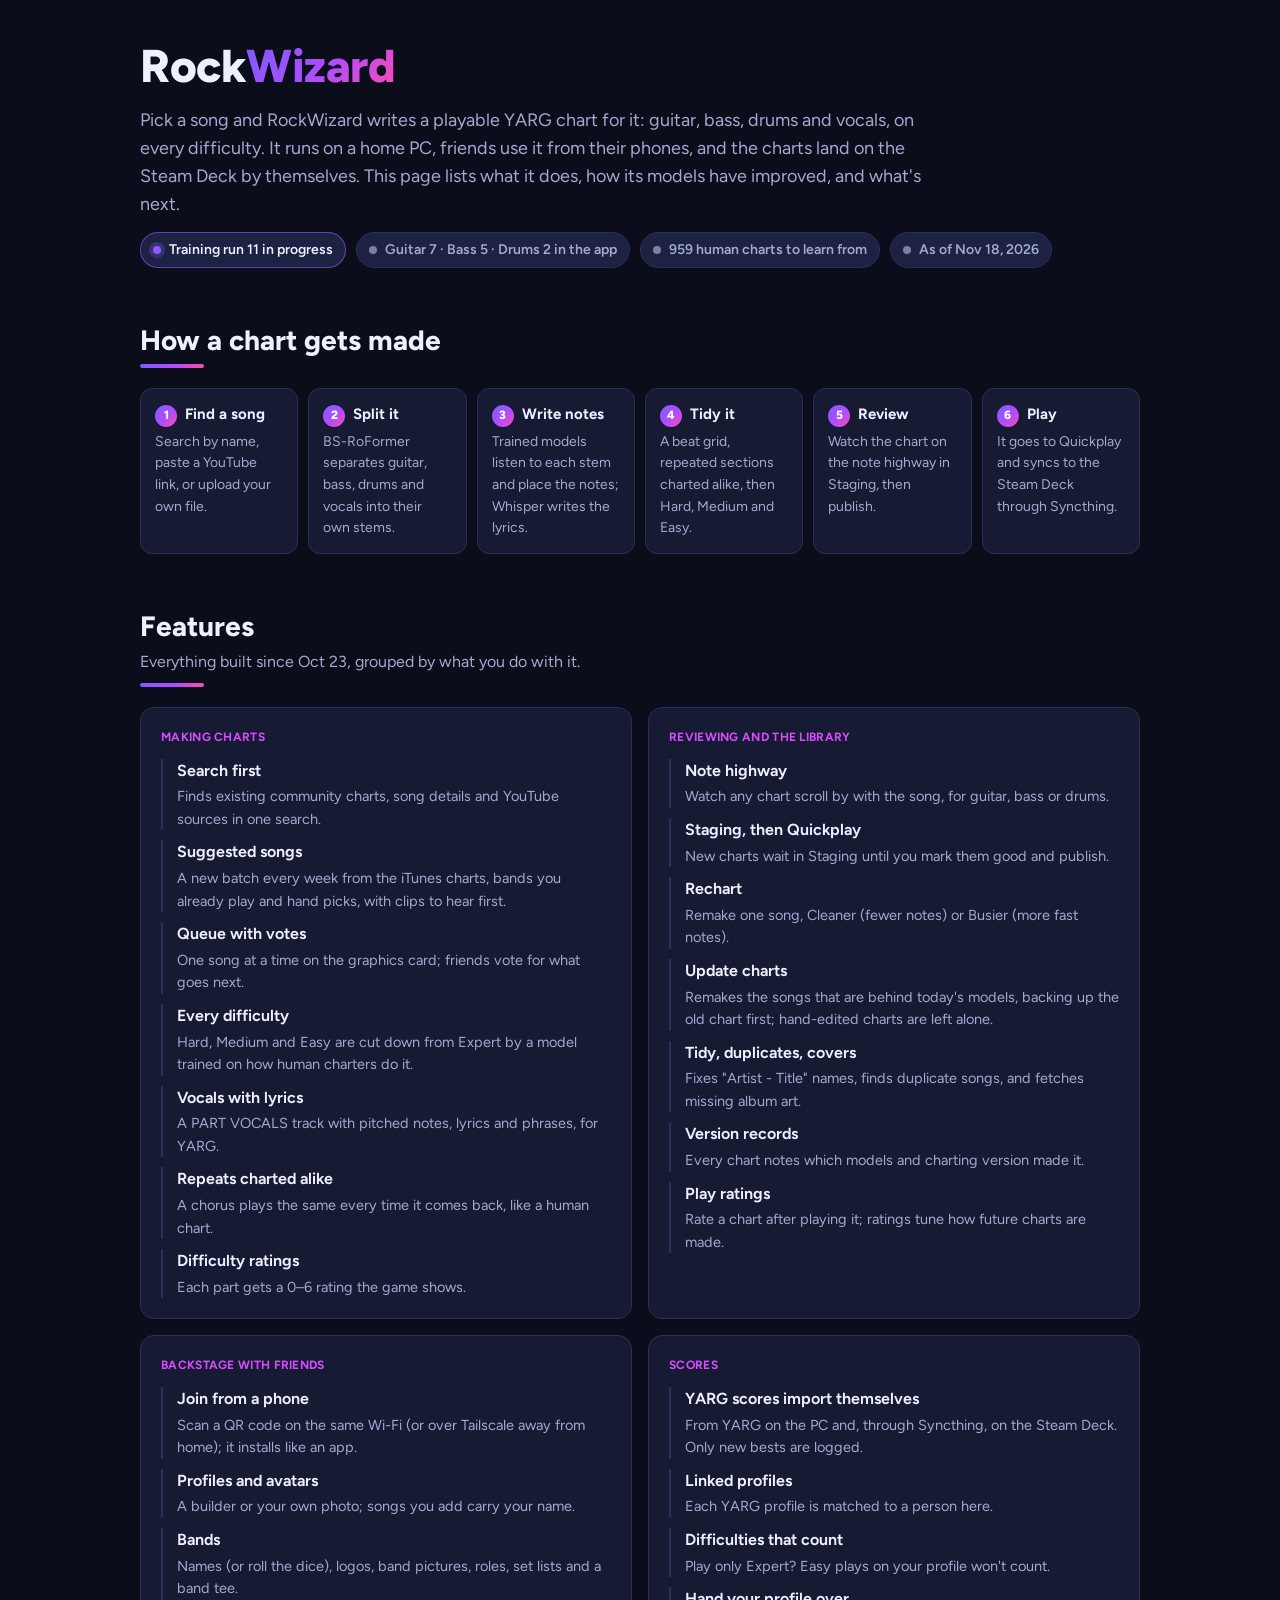
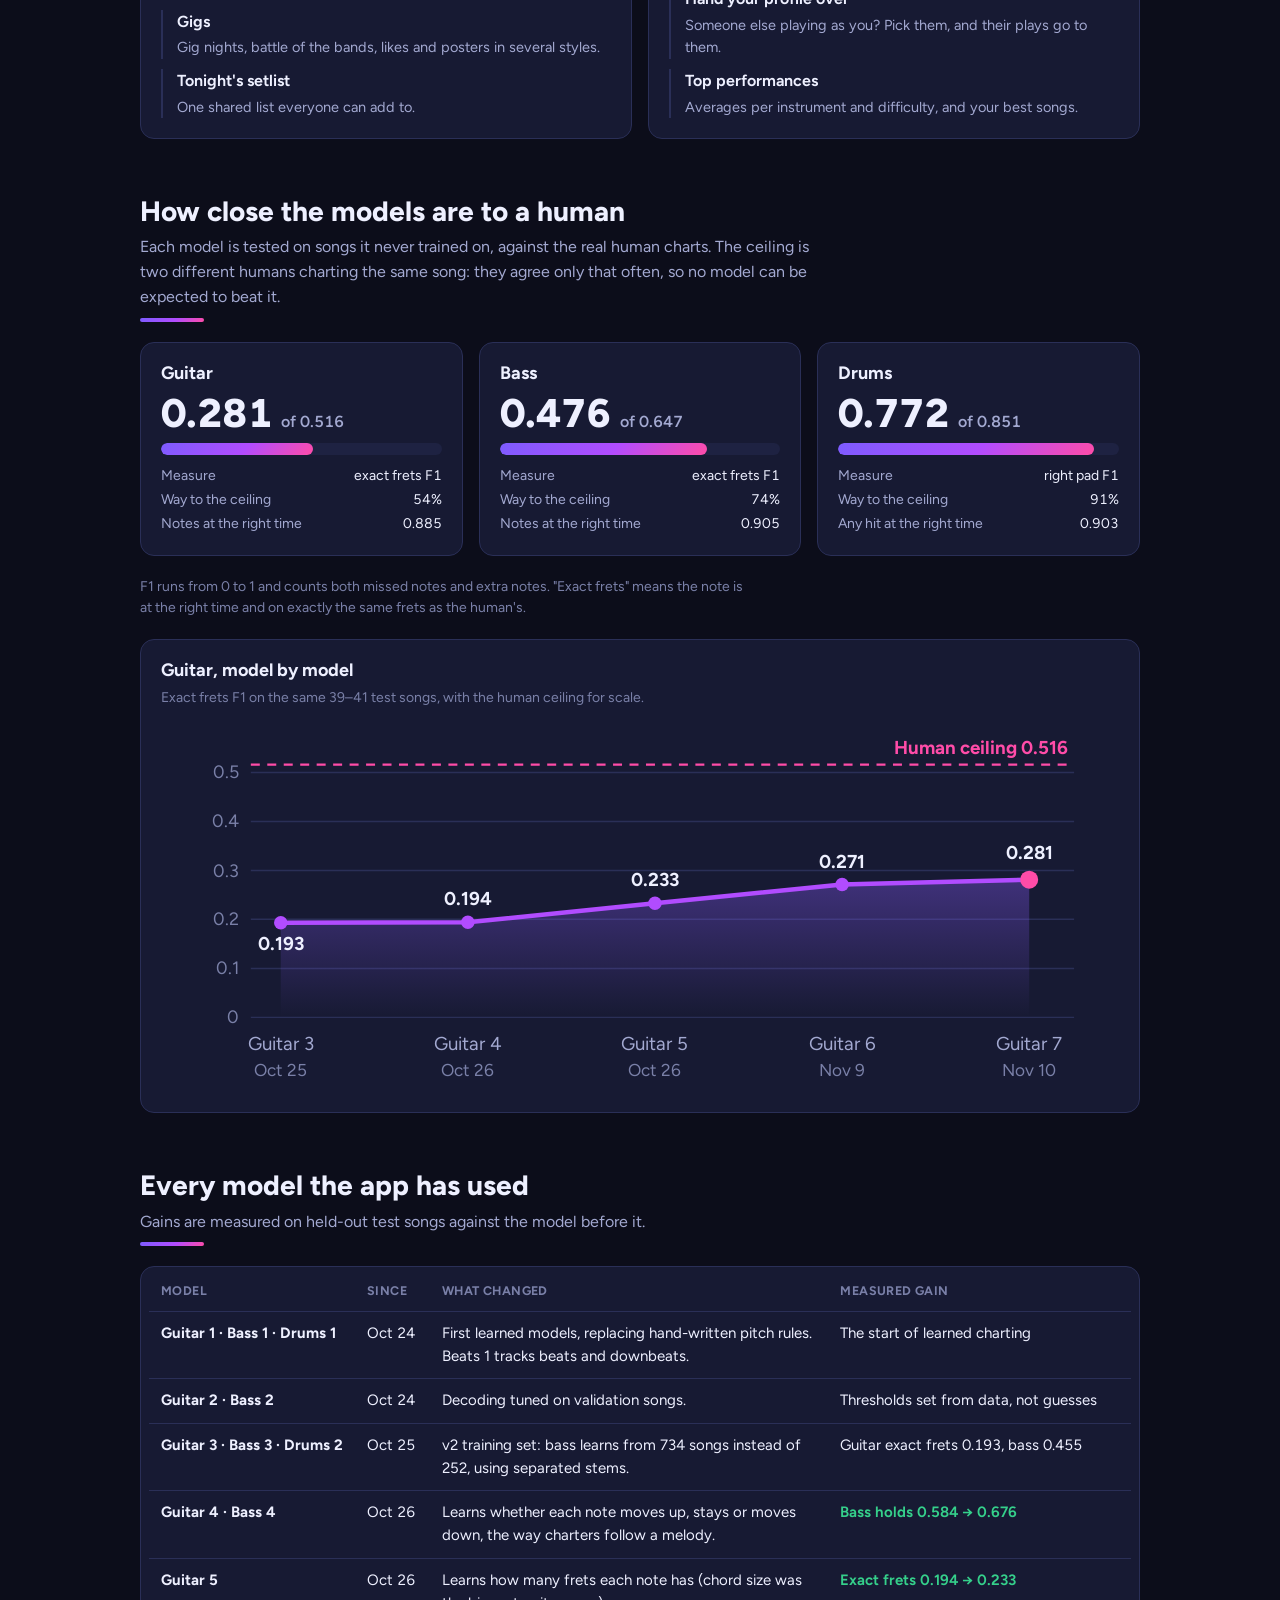
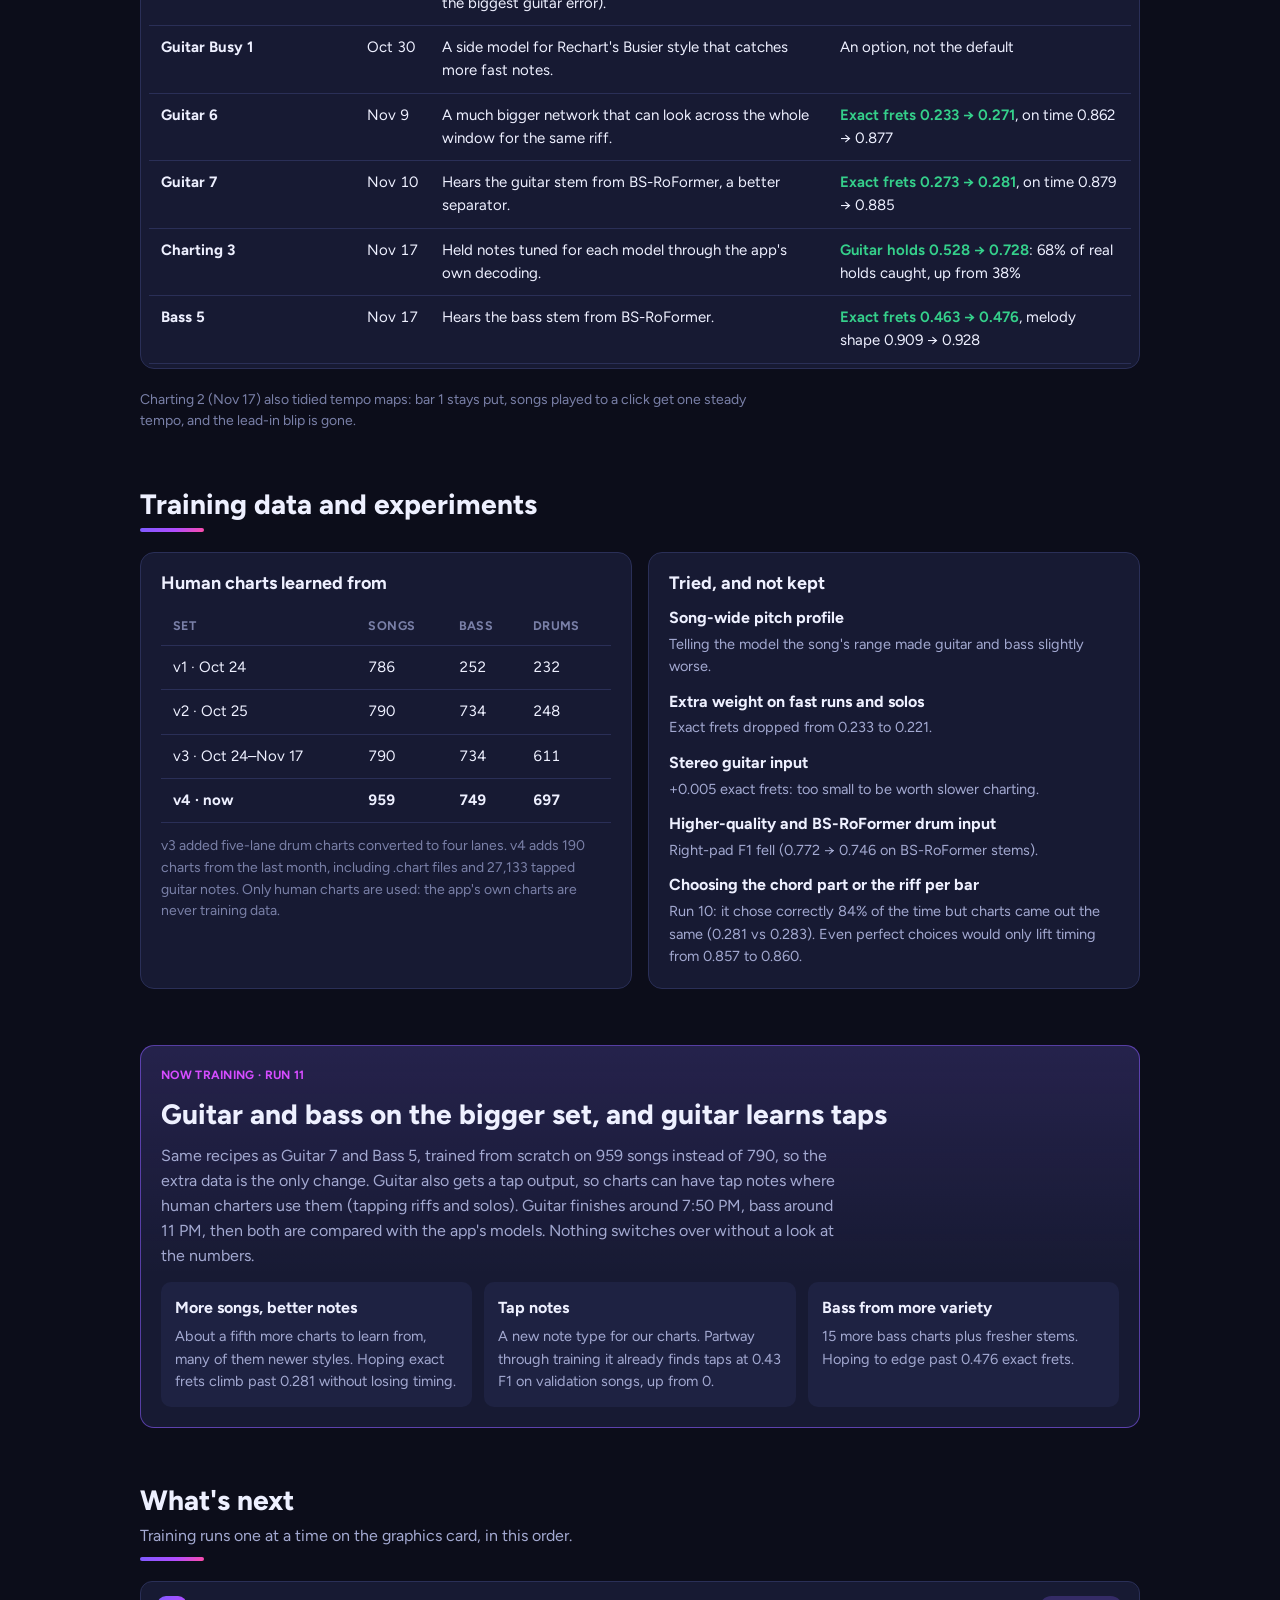
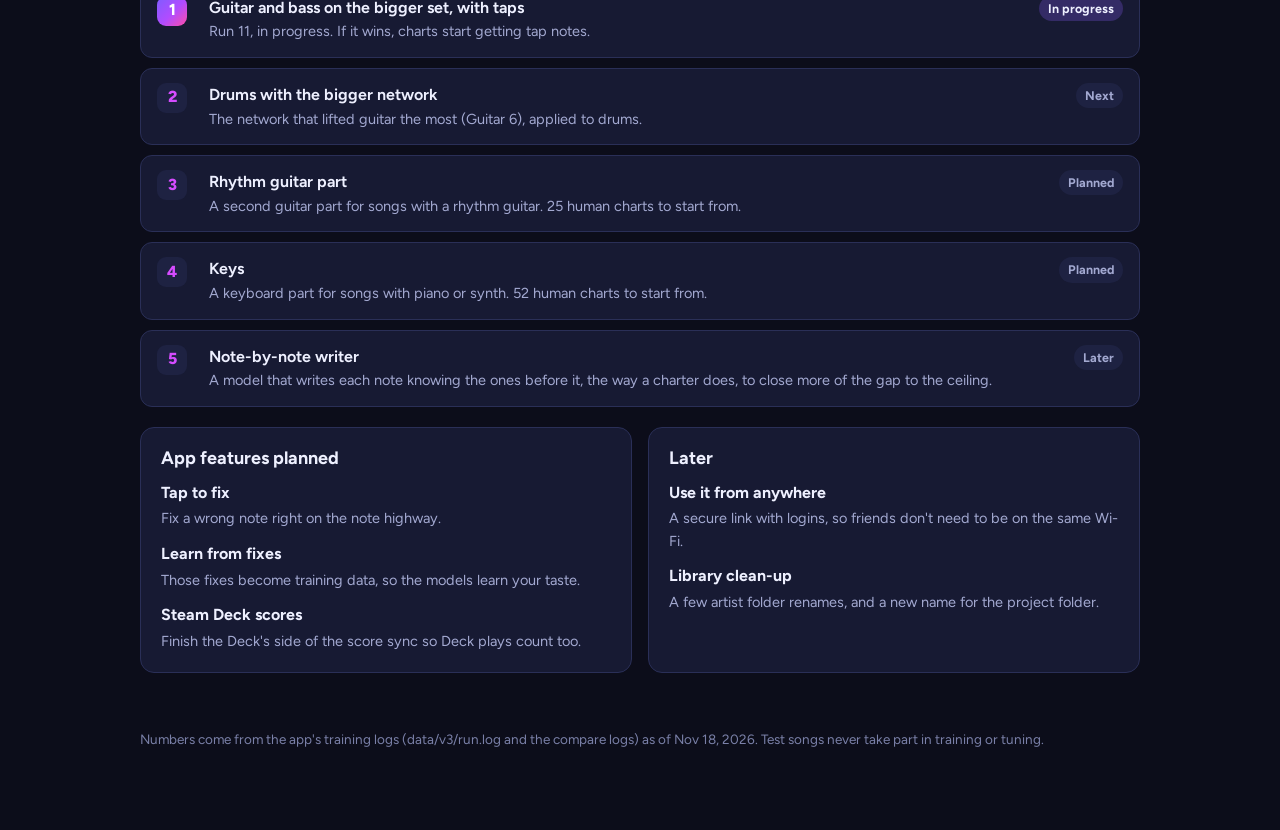
<file: docs/overview.html>
<!DOCTYPE html>
<html lang="en">
<head>
<meta charset="utf-8">
<meta name="viewport" content="width=device-width, initial-scale=1">
<title>RockWizard Progress and Roadmap</title>
<link rel="preconnect" href="https://fonts.googleapis.com">
<link href="https://fonts.googleapis.com/css2?family=Figtree:wght@400;500;600;700;800&display=swap" rel="stylesheet">
<style>
/* RockWizard's own palette (web/app.css), one dark world like the app.
   Layout: a single reading column; features as a grid of groups; training as numbers first, then the story. */
:root {
  --bg: #0c0d1a;
  --surface: #171a33;
  --surface2: #1e2242;
  --border: #2a2f57;
  --text: #eef0ff;
  --muted: #a3a9d1;
  --faint: #7a80a8;
  --accent: #8b5cff;
  --accent2: #d54cff;
  --hot: #ff4ca8;
  --good: #35d08b;
  --warn: #ffb547;
  --bad: #ff5d72;
  --grad: linear-gradient(135deg, #7c5cff 0%, #b14cff 55%, #ff4ca8 100%);
  --body: "Segoe UI Variable Text", "Segoe UI", "Figtree", system-ui, -apple-system, Roboto, sans-serif;
  --display: "Segoe UI Variable Display", "Segoe UI", "Figtree", system-ui, -apple-system, sans-serif;
  color-scheme: dark;
}
* { box-sizing: border-box; }
html { background: var(--bg); }
body { margin: 0; background: var(--bg); color: var(--text); font-family: var(--body); font-size: 16px; line-height: 1.55; }
.wrap { max-width: 1040px; margin: 0 auto; padding: 40px 20px 80px; display: grid; gap: 56px; }
h1, h2, h3 { font-family: var(--display); text-wrap: balance; margin: 0; line-height: 1.15; }
h1 { font-size: clamp(32px, 5vw, 46px); font-weight: 800; letter-spacing: -0.5px; }
h1 span { background: var(--grad); -webkit-background-clip: text; background-clip: text; color: transparent; }
h2 { font-size: 28px; font-weight: 750; }
h3 { font-size: 18px; font-weight: 700; }
p { margin: 0; max-width: 68ch; }
.muted { color: var(--muted); }
.faint { color: var(--faint); font-size: 14px; }
.num { font-variant-numeric: tabular-nums; }
section { display: grid; gap: 20px; }
.sec-head { display: grid; gap: 8px; }
.sec-head::after { content: ""; width: 64px; height: 4px; border-radius: 2px; background: var(--grad); }
.card { background: var(--surface); border: 1px solid var(--border); border-radius: 14px; padding: 20px; }

/* top */
header { display: grid; gap: 14px; }
.status { display: flex; flex-wrap: wrap; gap: 10px; }
.pill { display: inline-flex; align-items: center; gap: 8px; padding: 6px 12px; border-radius: 999px; font-size: 14px; font-weight: 600;
  background: var(--surface2); border: 1px solid var(--border); color: var(--muted); }
.pill i { width: 8px; height: 8px; border-radius: 50%; background: var(--faint); }
.pill.live { color: var(--text); border-color: rgba(139, 92, 255, .6); }
.pill.live i { background: var(--accent); box-shadow: 0 0 0 4px rgba(139, 92, 255, .25); }

/* how it works */
.flow { display: grid; grid-template-columns: repeat(6, 1fr); gap: 10px; counter-reset: step; }
.flow > div { background: var(--surface); border: 1px solid var(--border); border-radius: 12px; padding: 14px; display: grid; gap: 4px; align-content: start; }
.flow b { font-size: 15px; }
.flow b::before { counter-increment: step; content: counter(step); display: inline-grid; place-items: center; width: 22px; height: 22px; margin-right: 8px;
  border-radius: 50%; background: var(--grad); color: #fff; font-size: 12px; font-weight: 800; }
.flow span { color: var(--muted); font-size: 14px; }
@media (max-width: 900px) { .flow { grid-template-columns: repeat(3, 1fr); } }
@media (max-width: 520px) { .flow { grid-template-columns: 1fr; } }

/* features */
.groups { display: grid; grid-template-columns: repeat(2, 1fr); gap: 16px; }
@media (max-width: 760px) { .groups { grid-template-columns: 1fr; } }
.group { display: grid; gap: 12px; align-content: start; }
.group ul { list-style: none; margin: 0; padding: 0; display: grid; gap: 10px; }
.group li { display: grid; gap: 2px; padding-left: 14px; border-left: 2px solid var(--border); }
.group li b { font-weight: 650; }
.group li span { color: var(--muted); font-size: 14.5px; }
.tag { font-size: 12px; font-weight: 700; letter-spacing: .3px; color: var(--accent2); text-transform: uppercase; }

/* training numbers */
.gap-grid { display: grid; grid-template-columns: repeat(3, 1fr); gap: 16px; }
@media (max-width: 760px) { .gap-grid { grid-template-columns: 1fr; } }
.gap { display: grid; gap: 10px; }
.gap .big { font-family: var(--display); font-size: 40px; font-weight: 800; line-height: 1; }
.gap .big small { font-size: 16px; font-weight: 600; color: var(--muted); }
.bar { position: relative; height: 12px; border-radius: 6px; background: var(--surface2); overflow: hidden; }
.bar > i { position: absolute; inset: 0 auto 0 0; border-radius: 6px; background: var(--grad); }
.gap dl { margin: 0; display: grid; grid-template-columns: 1fr auto; gap: 2px 12px; font-size: 14px; color: var(--muted); }
.gap dd { margin: 0; color: var(--text); font-variant-numeric: tabular-nums; text-align: right; }

.chart { overflow-x: auto; }
.chart svg { display: block; width: 100%; min-width: 560px; height: auto; }

table { width: 100%; border-collapse: collapse; font-size: 15px; }
th, td { text-align: left; padding: 10px 12px; border-bottom: 1px solid var(--border); vertical-align: top; }
th { color: var(--faint); font-size: 12.5px; font-weight: 700; text-transform: uppercase; letter-spacing: .4px; }
td.num { white-space: nowrap; }
.table { overflow-x: auto; padding: 4px 8px; }
.model { font-weight: 700; white-space: nowrap; }
.up { color: var(--good); font-weight: 650; }
.flat { color: var(--warn); font-weight: 650; }
.down { color: var(--bad); font-weight: 650; }

.twocol { display: grid; grid-template-columns: 1fr 1fr; gap: 16px; }
@media (max-width: 760px) { .twocol { grid-template-columns: 1fr; } }
.list { list-style: none; margin: 0; padding: 0; display: grid; gap: 12px; }
.list li { display: grid; gap: 2px; }
.list li span { color: var(--muted); font-size: 14.5px; }

.now { border-color: rgba(139, 92, 255, .55); background: linear-gradient(180deg, rgba(139, 92, 255, .12), rgba(139, 92, 255, 0) 60%), var(--surface); display: grid; gap: 14px; }
.hopes { display: grid; grid-template-columns: repeat(3, 1fr); gap: 12px; }
@media (max-width: 760px) { .hopes { grid-template-columns: 1fr; } }
.hopes > div { background: var(--surface2); border-radius: 10px; padding: 14px; display: grid; gap: 4px; align-content: start; }
.hopes span { color: var(--muted); font-size: 14.5px; }

.road { display: grid; gap: 10px; counter-reset: r; }
.road > div { display: grid; grid-template-columns: 38px 1fr auto; gap: 14px; align-items: start; padding: 14px 16px; background: var(--surface); border: 1px solid var(--border); border-radius: 12px; }
.road > div::before { counter-increment: r; content: counter(r); display: grid; place-items: center; width: 30px; height: 30px; border-radius: 9px;
  background: var(--surface2); color: var(--accent2); font-weight: 800; font-family: var(--display); }
.road > div.active::before { background: var(--grad); color: #fff; }
.road b { font-weight: 650; }
.road span { color: var(--muted); font-size: 14.5px; display: block; }
.road em { font-style: normal; font-size: 12.5px; font-weight: 700; padding: 3px 9px; border-radius: 999px; background: var(--surface2); color: var(--muted); white-space: nowrap; }
.road .active em { background: rgba(139, 92, 255, .25); color: var(--text); }
@media (max-width: 520px) { .road > div { grid-template-columns: 30px 1fr; } .road em { grid-column: 2; justify-self: start; } }
footer { color: var(--faint); font-size: 13.5px; }
html, body { -webkit-print-color-adjust: exact; print-color-adjust: exact; }
</style>
</head>
<body>
<div class="wrap">

<header>
  <h1>Rock<span>Wizard</span></h1>
  <p class="muted" style="font-size:18px">Pick a song and RockWizard writes a playable YARG chart for it: guitar, bass, drums and vocals, on every difficulty. It runs on a home PC, friends use it from their phones, and the charts land on the Steam Deck by themselves. This page lists what it does, how its models have improved, and what's next.</p>
  <div class="status">
    <span class="pill live"><i></i>Training run 11 in progress</span>
    <span class="pill"><i></i>Guitar 7 · Bass 5 · Drums 2 in the app</span>
    <span class="pill"><i></i>959 human charts to learn from</span>
    <span class="pill"><i></i>As of Nov 18, 2026</span>
  </div>
</header>

<section>
  <div class="sec-head"><h2>How a chart gets made</h2></div>
  <div class="flow">
    <div><b>Find a song</b><span>Search by name, paste a YouTube link, or upload your own file.</span></div>
    <div><b>Split it</b><span>BS-RoFormer separates guitar, bass, drums and vocals into their own stems.</span></div>
    <div><b>Write notes</b><span>Trained models listen to each stem and place the notes; Whisper writes the lyrics.</span></div>
    <div><b>Tidy it</b><span>A beat grid, repeated sections charted alike, then Hard, Medium and Easy.</span></div>
    <div><b>Review</b><span>Watch the chart on the note highway in Staging, then publish.</span></div>
    <div><b>Play</b><span>It goes to Quickplay and syncs to the Steam Deck through Syncthing.</span></div>
  </div>
</section>

<section>
  <div class="sec-head"><h2>Features</h2><p class="muted">Everything built since Oct 23, grouped by what you do with it.</p></div>
  <div class="groups">
    <div class="card group">
      <span class="tag">Making charts</span>
      <ul>
        <li><b>Search first</b><span>Finds existing community charts, song details and YouTube sources in one search.</span></li>
        <li><b>Suggested songs</b><span>A new batch every week from the iTunes charts, bands you already play and hand picks, with clips to hear first.</span></li>
        <li><b>Queue with votes</b><span>One song at a time on the graphics card; friends vote for what goes next.</span></li>
        <li><b>Every difficulty</b><span>Hard, Medium and Easy are cut down from Expert by a model trained on how human charters do it.</span></li>
        <li><b>Vocals with lyrics</b><span>A PART VOCALS track with pitched notes, lyrics and phrases, for YARG.</span></li>
        <li><b>Repeats charted alike</b><span>A chorus plays the same every time it comes back, like a human chart.</span></li>
        <li><b>Difficulty ratings</b><span>Each part gets a 0–6 rating the game shows.</span></li>
      </ul>
    </div>
    <div class="card group">
      <span class="tag">Reviewing and the library</span>
      <ul>
        <li><b>Note highway</b><span>Watch any chart scroll by with the song, for guitar, bass or drums.</span></li>
        <li><b>Staging, then Quickplay</b><span>New charts wait in Staging until you mark them good and publish.</span></li>
        <li><b>Rechart</b><span>Remake one song, Cleaner (fewer notes) or Busier (more fast notes).</span></li>
        <li><b>Update charts</b><span>Remakes the songs that are behind today's models, backing up the old chart first; hand-edited charts are left alone.</span></li>
        <li><b>Tidy, duplicates, covers</b><span>Fixes "Artist - Title" names, finds duplicate songs, and fetches missing album art.</span></li>
        <li><b>Version records</b><span>Every chart notes which models and charting version made it.</span></li>
        <li><b>Play ratings</b><span>Rate a chart after playing it; ratings tune how future charts are made.</span></li>
      </ul>
    </div>
    <div class="card group">
      <span class="tag">Backstage with friends</span>
      <ul>
        <li><b>Join from a phone</b><span>Scan a QR code on the same Wi-Fi (or over Tailscale away from home); it installs like an app.</span></li>
        <li><b>Profiles and avatars</b><span>A builder or your own photo; songs you add carry your name.</span></li>
        <li><b>Bands</b><span>Names (or roll the dice), logos, band pictures, roles, set lists and a band tee.</span></li>
        <li><b>Gigs</b><span>Gig nights, battle of the bands, likes and posters in several styles.</span></li>
        <li><b>Tonight's setlist</b><span>One shared list everyone can add to.</span></li>
      </ul>
    </div>
    <div class="card group">
      <span class="tag">Scores</span>
      <ul>
        <li><b>YARG scores import themselves</b><span>From YARG on the PC and, through Syncthing, on the Steam Deck. Only new bests are logged.</span></li>
        <li><b>Linked profiles</b><span>Each YARG profile is matched to a person here.</span></li>
        <li><b>Difficulties that count</b><span>Play only Expert? Easy plays on your profile won't count.</span></li>
        <li><b>Hand your profile over</b><span>Someone else playing as you? Pick them, and their plays go to them.</span></li>
        <li><b>Top performances</b><span>Averages per instrument and difficulty, and your best songs.</span></li>
      </ul>
    </div>
  </div>
</section>

<section>
  <div class="sec-head">
    <h2>How close the models are to a human</h2>
    <p class="muted">Each model is tested on songs it never trained on, against the real human charts. The ceiling is two different humans charting the same song: they agree only that often, so no model can be expected to beat it.</p>
  </div>
  <div class="gap-grid">
    <div class="card gap">
      <h3>Guitar</h3>
      <div class="big num">0.281 <small>of 0.516</small></div>
      <div class="bar" role="img" aria-label="54% of the way to the human ceiling"><i style="width:54%"></i></div>
      <dl><dt>Measure</dt><dd>exact frets F1</dd><dt>Way to the ceiling</dt><dd>54%</dd><dt>Notes at the right time</dt><dd>0.885</dd></dl>
    </div>
    <div class="card gap">
      <h3>Bass</h3>
      <div class="big num">0.476 <small>of 0.647</small></div>
      <div class="bar" role="img" aria-label="74% of the way to the human ceiling"><i style="width:74%"></i></div>
      <dl><dt>Measure</dt><dd>exact frets F1</dd><dt>Way to the ceiling</dt><dd>74%</dd><dt>Notes at the right time</dt><dd>0.905</dd></dl>
    </div>
    <div class="card gap">
      <h3>Drums</h3>
      <div class="big num">0.772 <small>of 0.851</small></div>
      <div class="bar" role="img" aria-label="91% of the way to the human ceiling"><i style="width:91%"></i></div>
      <dl><dt>Measure</dt><dd>right pad F1</dd><dt>Way to the ceiling</dt><dd>91%</dd><dt>Any hit at the right time</dt><dd>0.903</dd></dl>
    </div>
  </div>
  <p class="faint">F1 runs from 0 to 1 and counts both missed notes and extra notes. "Exact frets" means the note is at the right time and on exactly the same frets as the human's.</p>

  <div class="card chart">
    <h3 style="margin-bottom:6px">Guitar, model by model</h3>
    <p class="faint" style="margin-bottom:10px">Exact frets F1 on the same 39–41 test songs, with the human ceiling for scale.</p>
    <svg viewBox="0 0 640 250" role="img" aria-label="Guitar exact frets F1 rose from 0.193 with Guitar 3 to 0.281 with Guitar 7; the human ceiling is 0.516">
      <g stroke="#2a2f57" stroke-width="1">
        <line x1="60" y1="200" x2="610" y2="200"/><line x1="60" y1="167.3" x2="610" y2="167.3"/><line x1="60" y1="134.5" x2="610" y2="134.5"/>
        <line x1="60" y1="101.8" x2="610" y2="101.8"/><line x1="60" y1="69.1" x2="610" y2="69.1"/><line x1="60" y1="36.4" x2="610" y2="36.4"/>
      </g>
      <g fill="#7a80a8" font-size="12" text-anchor="end" font-family="Segoe UI, Figtree, sans-serif">
        <text x="52" y="204">0</text><text x="52" y="171">0.1</text><text x="52" y="138">0.2</text><text x="52" y="106">0.3</text><text x="52" y="73">0.4</text><text x="52" y="40">0.5</text>
      </g>
      <line x1="60" y1="31.1" x2="610" y2="31.1" stroke="#ff4ca8" stroke-width="1.5" stroke-dasharray="6 5"/>
      <text x="606" y="24" fill="#ff4ca8" font-size="12.5" font-weight="700" text-anchor="end" font-family="Segoe UI, Figtree, sans-serif">Human ceiling 0.516</text>
      <defs><linearGradient id="fillg" x1="0" y1="0" x2="0" y2="1"><stop offset="0" stop-color="#8b5cff" stop-opacity=".35"/><stop offset="1" stop-color="#8b5cff" stop-opacity="0"/></linearGradient></defs>
      <path d="M80 136.8 L205 136.5 L330 123.7 L455 111.3 L580 108 L580 200 L80 200 Z" fill="url(#fillg)"/>
      <polyline points="80,136.8 205,136.5 330,123.7 455,111.3 580,108" fill="none" stroke="#b14cff" stroke-width="3" stroke-linejoin="round"/>
      <g fill="#eef0ff" font-size="12.5" font-weight="700" text-anchor="middle" font-family="Segoe UI, Figtree, sans-serif">
        <circle cx="80" cy="136.8" r="4.5" fill="#b14cff"/><text x="80" y="155">0.193</text>
        <circle cx="205" cy="136.5" r="4.5" fill="#b14cff"/><text x="205" y="125">0.194</text>
        <circle cx="330" cy="123.7" r="4.5" fill="#b14cff"/><text x="330" y="112">0.233</text>
        <circle cx="455" cy="111.3" r="4.5" fill="#b14cff"/><text x="455" y="100">0.271</text>
        <circle cx="580" cy="108" r="6" fill="#ff4ca8"/><text x="580" y="94">0.281</text>
      </g>
      <g fill="#a3a9d1" font-size="12.5" text-anchor="middle" font-family="Segoe UI, Figtree, sans-serif">
        <text x="80" y="222">Guitar 3</text><text x="205" y="222">Guitar 4</text><text x="330" y="222">Guitar 5</text><text x="455" y="222">Guitar 6</text><text x="580" y="222">Guitar 7</text>
        <text x="80" y="239" fill="#7a80a8" font-size="11.5">Oct 25</text><text x="205" y="239" fill="#7a80a8" font-size="11.5">Oct 26</text><text x="330" y="239" fill="#7a80a8" font-size="11.5">Oct 26</text><text x="455" y="239" fill="#7a80a8" font-size="11.5">Nov 9</text><text x="580" y="239" fill="#7a80a8" font-size="11.5">Nov 10</text>
      </g>
    </svg>
  </div>
</section>

<section>
  <div class="sec-head"><h2>Every model the app has used</h2><p class="muted">Gains are measured on held-out test songs against the model before it.</p></div>
  <div class="card table">
    <table>
      <thead><tr><th>Model</th><th>Since</th><th>What changed</th><th>Measured gain</th></tr></thead>
      <tbody>
        <tr><td class="model">Guitar 1 · Bass 1 · Drums 1</td><td class="num">Oct 24</td><td>First learned models, replacing hand-written pitch rules. Beats 1 tracks beats and downbeats.</td><td>The start of learned charting</td></tr>
        <tr><td class="model">Guitar 2 · Bass 2</td><td class="num">Oct 24</td><td>Decoding tuned on validation songs.</td><td>Thresholds set from data, not guesses</td></tr>
        <tr><td class="model">Guitar 3 · Bass 3 · Drums 2</td><td class="num">Oct 25</td><td>v2 training set: bass learns from 734 songs instead of 252, using separated stems.</td><td>Guitar exact frets <span class="num">0.193</span>, bass <span class="num">0.455</span></td></tr>
        <tr><td class="model">Guitar 4 · Bass 4</td><td class="num">Oct 26</td><td>Learns whether each note moves up, stays or moves down, the way charters follow a melody.</td><td><span class="up">Bass holds 0.584 → 0.676</span></td></tr>
        <tr><td class="model">Guitar 5</td><td class="num">Oct 26</td><td>Learns how many frets each note has (chord size was the biggest guitar error).</td><td><span class="up">Exact frets 0.194 → 0.233</span></td></tr>
        <tr><td class="model">Guitar Busy 1</td><td class="num">Oct 30</td><td>A side model for Rechart's Busier style that catches more fast notes.</td><td>An option, not the default</td></tr>
        <tr><td class="model">Guitar 6</td><td class="num">Nov 9</td><td>A much bigger network that can look across the whole window for the same riff.</td><td><span class="up">Exact frets 0.233 → 0.271</span>, on time 0.862 → 0.877</td></tr>
        <tr><td class="model">Guitar 7</td><td class="num">Nov 10</td><td>Hears the guitar stem from BS-RoFormer, a better separator.</td><td><span class="up">Exact frets 0.273 → 0.281</span>, on time 0.879 → 0.885</td></tr>
        <tr><td class="model">Charting 3</td><td class="num">Nov 17</td><td>Held notes tuned for each model through the app's own decoding.</td><td><span class="up">Guitar holds 0.528 → 0.728</span>: 68% of real holds caught, up from 38%</td></tr>
        <tr><td class="model">Bass 5</td><td class="num">Nov 17</td><td>Hears the bass stem from BS-RoFormer.</td><td><span class="up">Exact frets 0.463 → 0.476</span>, melody shape 0.909 → 0.928</td></tr>
      </tbody>
    </table>
  </div>
  <p class="faint">Charting 2 (Nov 17) also tidied tempo maps: bar 1 stays put, songs played to a click get one steady tempo, and the lead-in blip is gone.</p>
</section>

<section>
  <div class="sec-head"><h2>Training data and experiments</h2></div>
  <div class="twocol">
    <div class="card">
      <h3 style="margin-bottom:12px">Human charts learned from</h3>
      <table>
        <thead><tr><th>Set</th><th class="num">Songs</th><th class="num">Bass</th><th class="num">Drums</th></tr></thead>
        <tbody>
          <tr><td>v1 · Oct 24</td><td class="num">786</td><td class="num">252</td><td class="num">232</td></tr>
          <tr><td>v2 · Oct 25</td><td class="num">790</td><td class="num">734</td><td class="num">248</td></tr>
          <tr><td>v3 · Oct 24–Nov 17</td><td class="num">790</td><td class="num">734</td><td class="num">611</td></tr>
          <tr><td><b>v4 · now</b></td><td class="num"><b>959</b></td><td class="num"><b>749</b></td><td class="num"><b>697</b></td></tr>
        </tbody>
      </table>
      <p class="faint" style="margin-top:12px">v3 added five-lane drum charts converted to four lanes. v4 adds 190 charts from the last month, including .chart files and 27,133 tapped guitar notes. Only human charts are used: the app's own charts are never training data.</p>
    </div>
    <div class="card">
      <h3 style="margin-bottom:12px">Tried, and not kept</h3>
      <ul class="list">
        <li><b>Song-wide pitch profile</b><span>Telling the model the song's range made guitar and bass slightly worse.</span></li>
        <li><b>Extra weight on fast runs and solos</b><span>Exact frets dropped from 0.233 to 0.221.</span></li>
        <li><b>Stereo guitar input</b><span>+0.005 exact frets: too small to be worth slower charting.</span></li>
        <li><b>Higher-quality and BS-RoFormer drum input</b><span>Right-pad F1 fell (0.772 → 0.746 on BS-RoFormer stems).</span></li>
        <li><b>Choosing the chord part or the riff per bar</b><span>Run 10: it chose correctly 84% of the time but charts came out the same (0.281 vs 0.283). Even perfect choices would only lift timing from 0.857 to 0.860.</span></li>
      </ul>
    </div>
  </div>
</section>

<section>
  <div class="card now">
    <span class="tag">Now training · run 11</span>
    <h2>Guitar and bass on the bigger set, and guitar learns taps</h2>
    <p class="muted">Same recipes as Guitar 7 and Bass 5, trained from scratch on 959 songs instead of 790, so the extra data is the only change. Guitar also gets a tap output, so charts can have tap notes where human charters use them (tapping riffs and solos). Guitar finishes around 7:50 PM, bass around 11 PM, then both are compared with the app's models. Nothing switches over without a look at the numbers.</p>
    <div class="hopes">
      <div><b>More songs, better notes</b><span>About a fifth more charts to learn from, many of them newer styles. Hoping exact frets climb past 0.281 without losing timing.</span></div>
      <div><b>Tap notes</b><span>A new note type for our charts. Partway through training it already finds taps at 0.43 F1 on validation songs, up from 0.</span></div>
      <div><b>Bass from more variety</b><span>15 more bass charts plus fresher stems. Hoping to edge past 0.476 exact frets.</span></div>
    </div>
  </div>
</section>

<section>
  <div class="sec-head"><h2>What's next</h2><p class="muted">Training runs one at a time on the graphics card, in this order.</p></div>
  <div class="road">
    <div class="active"><div><b>Guitar and bass on the bigger set, with taps</b><span>Run 11, in progress. If it wins, charts start getting tap notes.</span></div><em>In progress</em></div>
    <div><div><b>Drums with the bigger network</b><span>The network that lifted guitar the most (Guitar 6), applied to drums.</span></div><em>Next</em></div>
    <div><div><b>Rhythm guitar part</b><span>A second guitar part for songs with a rhythm guitar. 25 human charts to start from.</span></div><em>Planned</em></div>
    <div><div><b>Keys</b><span>A keyboard part for songs with piano or synth. 52 human charts to start from.</span></div><em>Planned</em></div>
    <div><div><b>Note-by-note writer</b><span>A model that writes each note knowing the ones before it, the way a charter does, to close more of the gap to the ceiling.</span></div><em>Later</em></div>
  </div>
  <div class="twocol">
    <div class="card">
      <h3 style="margin-bottom:12px">App features planned</h3>
      <ul class="list">
        <li><b>Tap to fix</b><span>Fix a wrong note right on the note highway.</span></li>
        <li><b>Learn from fixes</b><span>Those fixes become training data, so the models learn your taste.</span></li>
        <li><b>Steam Deck scores</b><span>Finish the Deck's side of the score sync so Deck plays count too.</span></li>
      </ul>
    </div>
    <div class="card">
      <h3 style="margin-bottom:12px">Later</h3>
      <ul class="list">
        <li><b>Use it from anywhere</b><span>A secure link with logins, so friends don't need to be on the same Wi-Fi.</span></li>
        <li><b>Library clean-up</b><span>A few artist folder renames, and a new name for the project folder.</span></li>
      </ul>
    </div>
  </div>
</section>

<footer>Numbers come from the app's training logs (data/v3/run.log and the compare logs) as of Nov 18, 2026. Test songs never take part in training or tuning.</footer>
</div>
</body>
</html>
</file>
